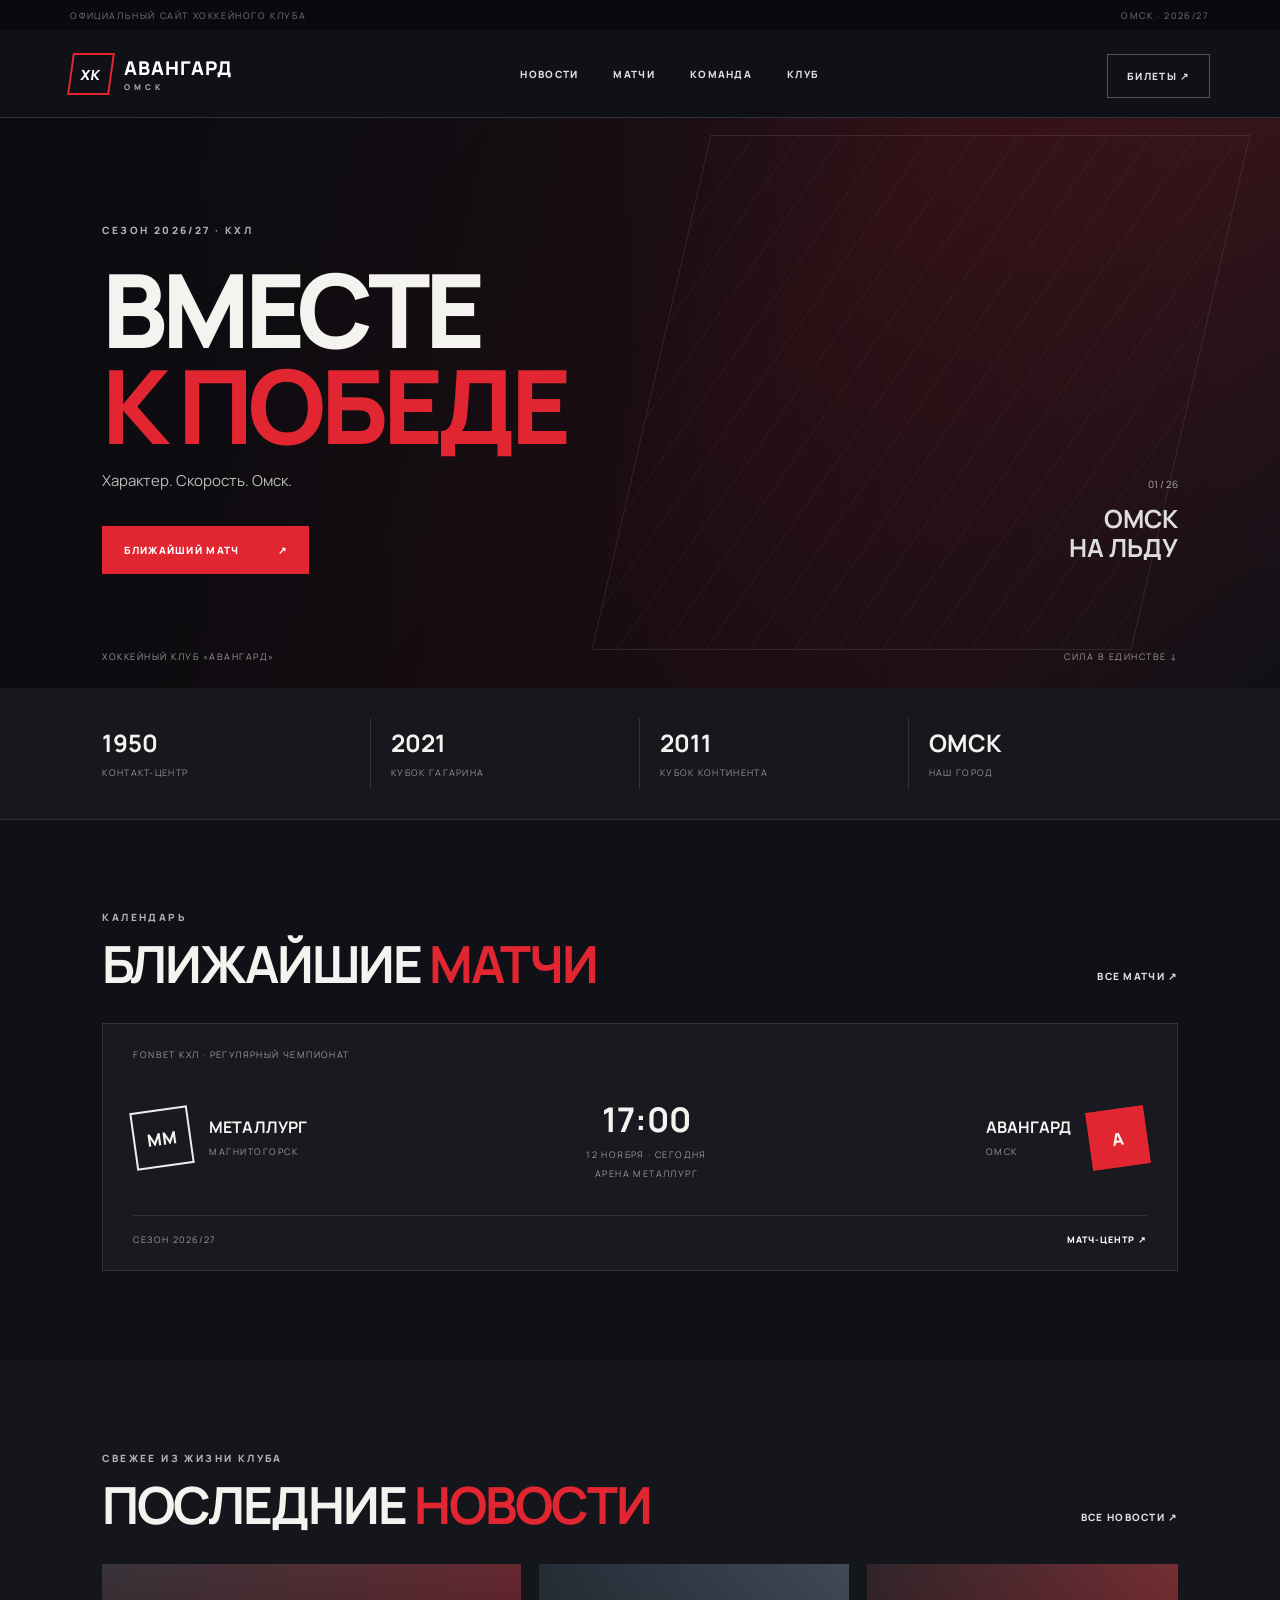
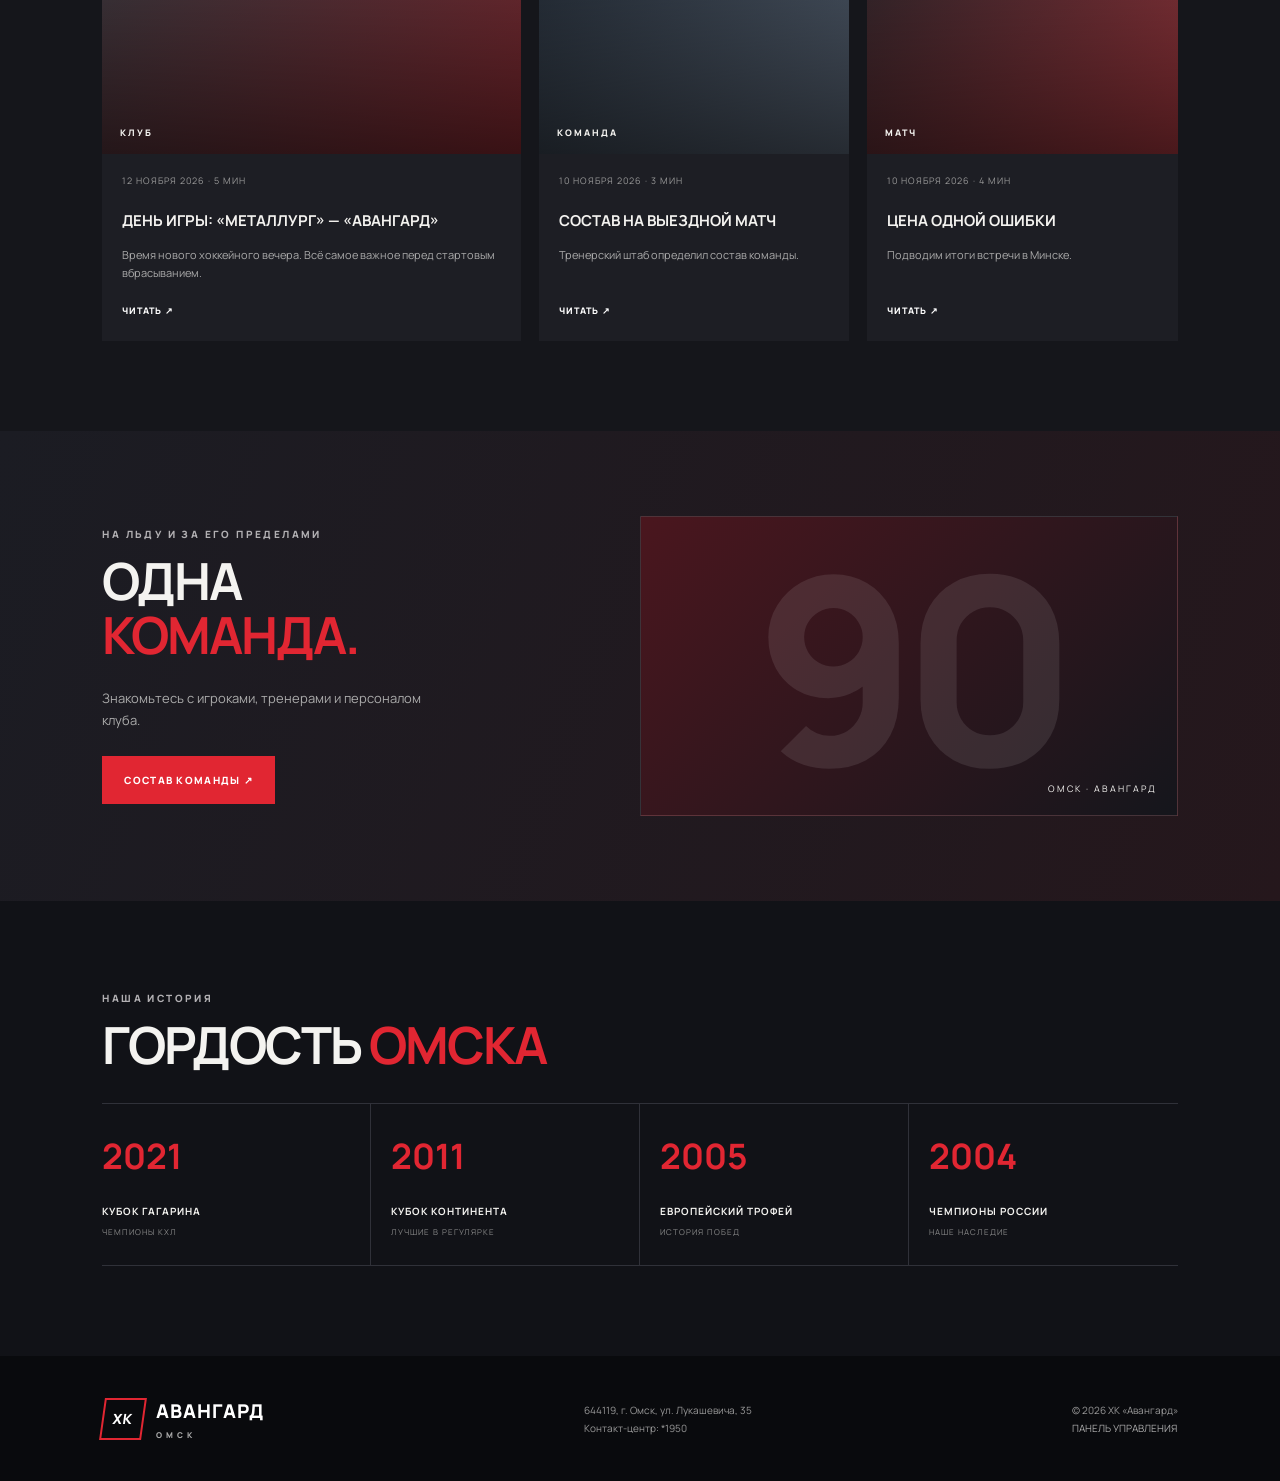
<file: index.html>
<!doctype html>
<html lang="ru">
<head>
  <meta charset="utf-8">
  <meta name="viewport" content="width=device-width,initial-scale=1">
  <meta name="theme-color" content="#101116">
  <title>ХК Авангард — HAWK</title>
  <link rel="preconnect" href="https://fonts.googleapis.com">
  <link href="https://fonts.googleapis.com/css2?family=Manrope:wght@400;500;600;700;800&display=swap" rel="stylesheet">
  <link rel="stylesheet" href="style.css">
</head>
<body>
  <div class="topline">
    <span>ОФИЦИАЛЬНЫЙ САЙТ ХОККЕЙНОГО КЛУБА</span>
    <span>ОМСК · 2026/27</span>
  </div>

  <header class="header">
    <a class="brand" href="#">
      <span class="brand-mark">ХК</span>
      <span>АВАНГАРД<small>ОМСК</small></span>
    </a>
    <nav>
      <a href="#news">НОВОСТИ</a>
      <a href="#matches">МАТЧИ</a>
      <a href="#team">КОМАНДА</a>
      <a href="#club">КЛУБ</a>
    </nav>
    <div class="head-actions">
      <a class="ticket" href="#matches">БИЛЕТЫ ↗</a>
      <button class="menu-toggle" aria-label="Меню">☰</button>
    </div>
  </header>

  <main>
    <section class="hero">
      <div class="hero-copy">
        <div class="eyebrow">СЕЗОН 2026/27 · КХЛ</div>
        <h1>ВМЕСТЕ<br><em>К ПОБЕДЕ</em></h1>
        <p>Характер. Скорость. Омск.</p>
        <a class="primary-btn" href="#matches">
          БЛИЖАЙШИЙ МАТЧ <span>↗</span>
        </a>
      </div>
      <div class="hero-side">
        <span>01 / 26</span>
        <b>ОМСК<br>НА ЛЬДУ</b>
      </div>
      <div class="hero-bottom">
        <span>ХОККЕЙНЫЙ КЛУБ «АВАНГАРД»</span>
        <span>СИЛА В ЕДИНСТВЕ ↓</span>
      </div>
    </section>

    <section class="quick-stats">
      <div><b>1950</b><span>КОНТАКТ-ЦЕНТР</span></div>
      <div><b>2021</b><span>КУБОК ГАГАРИНА</span></div>
      <div><b>2011</b><span>КУБОК КОНТИНЕНТА</span></div>
      <div><b>ОМСК</b><span>НАШ ГОРОД</span></div>
    </section>

    <section class="section" id="matches">
      <div class="section-head">
        <div>
          <div class="eyebrow">КАЛЕНДАРЬ</div>
          <h2>БЛИЖАЙШИЕ <em>МАТЧИ</em></h2>
        </div>
        <a class="text-link" href="#">ВСЕ МАТЧИ ↗</a>
      </div>

      <article class="match-card">
        <div class="match-label">FONBET КХЛ · РЕГУЛЯРНЫЙ ЧЕМПИОНАТ</div>
        <div class="match-row">
          <div class="club">
            <div class="crest">ММ</div>
            <div>
              <b>МЕТАЛЛУРГ</b>
              <small>МАГНИТОГОРСК</small>
            </div>
          </div>

          <div class="match-time">
            <strong>17:00</strong>
            <span>12 НОЯБРЯ · СЕГОДНЯ</span>
            <i>АРЕНА МЕТАЛЛУРГ</i>
          </div>

          <div class="club right">
            <div>
              <b>АВАНГАРД</b>
              <small>ОМСК</small>
            </div>
            <div class="crest red">А</div>
          </div>
        </div>
        <div class="match-footer">
          <span>СЕЗОН 2026/27</span>
          <a href="#">МАТЧ-ЦЕНТР ↗</a>
        </div>
      </article>
    </section>

    <section class="section news-section" id="news">
      <div class="section-head">
        <div>
          <div class="eyebrow">СВЕЖЕЕ ИЗ ЖИЗНИ КЛУБА</div>
          <h2>ПОСЛЕДНИЕ <em>НОВОСТИ</em></h2>
        </div>
        <a class="text-link" href="#">ВСЕ НОВОСТИ ↗</a>
      </div>

      <div class="news-grid">
        <article class="news-card featured">
          <div class="news-photo photo-one"><span>КЛУБ</span></div>
          <div class="news-meta">12 НОЯБРЯ 2026 · 5 МИН</div>
          <h3>ДЕНЬ ИГРЫ: «МЕТАЛЛУРГ» — «АВАНГАРД»</h3>
          <p>Время нового хоккейного вечера. Всё самое важное перед стартовым вбрасыванием.</p>
          <a href="#">ЧИТАТЬ ↗</a>
        </article>

        <article class="news-card">
          <div class="news-photo photo-two"><span>КОМАНДА</span></div>
          <div class="news-meta">10 НОЯБРЯ 2026 · 3 МИН</div>
          <h3>СОСТАВ НА ВЫЕЗДНОЙ МАТЧ</h3>
          <p>Тренерский штаб определил состав команды.</p>
          <a href="#">ЧИТАТЬ ↗</a>
        </article>

        <article class="news-card">
          <div class="news-photo photo-three"><span>МАТЧ</span></div>
          <div class="news-meta">10 НОЯБРЯ 2026 · 4 МИН</div>
          <h3>ЦЕНА ОДНОЙ ОШИБКИ</h3>
          <p>Подводим итоги встречи в Минске.</p>
          <a href="#">ЧИТАТЬ ↗</a>
        </article>
      </div>
    </section>

    <section class="team-band" id="team">
      <div>
        <div class="eyebrow">НА ЛЬДУ И ЗА ЕГО ПРЕДЕЛАМИ</div>
        <h2>ОДНА<br><em>КОМАНДА.</em></h2>
        <p>Знакомьтесь с игроками, тренерами и персоналом клуба.</p>
        <a class="primary-btn" href="#">СОСТАВ КОМАНДЫ ↗</a>
      </div>
      <div class="team-art">
        <div class="giant-number">90</div>
        <span>ОМСК · АВАНГАРД</span>
      </div>
    </section>

    <section class="section achievements" id="club">
      <div class="section-head">
        <div>
          <div class="eyebrow">НАША ИСТОРИЯ</div>
          <h2>ГОРДОСТЬ <em>ОМСКА</em></h2>
        </div>
      </div>

      <div class="trophies">
        <div>
          <b>2021</b>
          <strong>КУБОК ГАГАРИНА</strong>
          <span>ЧЕМПИОНЫ КХЛ</span>
        </div>
        <div>
          <b>2011</b>
          <strong>КУБОК КОНТИНЕНТА</strong>
          <span>ЛУЧШИЕ В РЕГУЛЯРКЕ</span>
        </div>
        <div>
          <b>2005</b>
          <strong>ЕВРОПЕЙСКИЙ ТРОФЕЙ</strong>
          <span>ИСТОРИЯ ПОБЕД</span>
        </div>
        <div>
          <b>2004</b>
          <strong>ЧЕМПИОНЫ РОССИИ</strong>
          <span>НАШЕ НАСЛЕДИЕ</span>
        </div>
      </div>
    </section>
  </main>

  <footer>
    <a class="brand" href="#">
      <span class="brand-mark">ХК</span>
      <span>АВАНГАРД<small>ОМСК</small></span>
    </a>
    <div>644119, г. Омск, ул. Лукашевича, 35<br>Контакт-центр: *1950</div>
    <div>© 2026 ХК «Авангард»<br><a href="admin.html">ПАНЕЛЬ УПРАВЛЕНИЯ</a></div>
  </footer>

  <script src="app.js"></script>
</body>
</html>
</file>
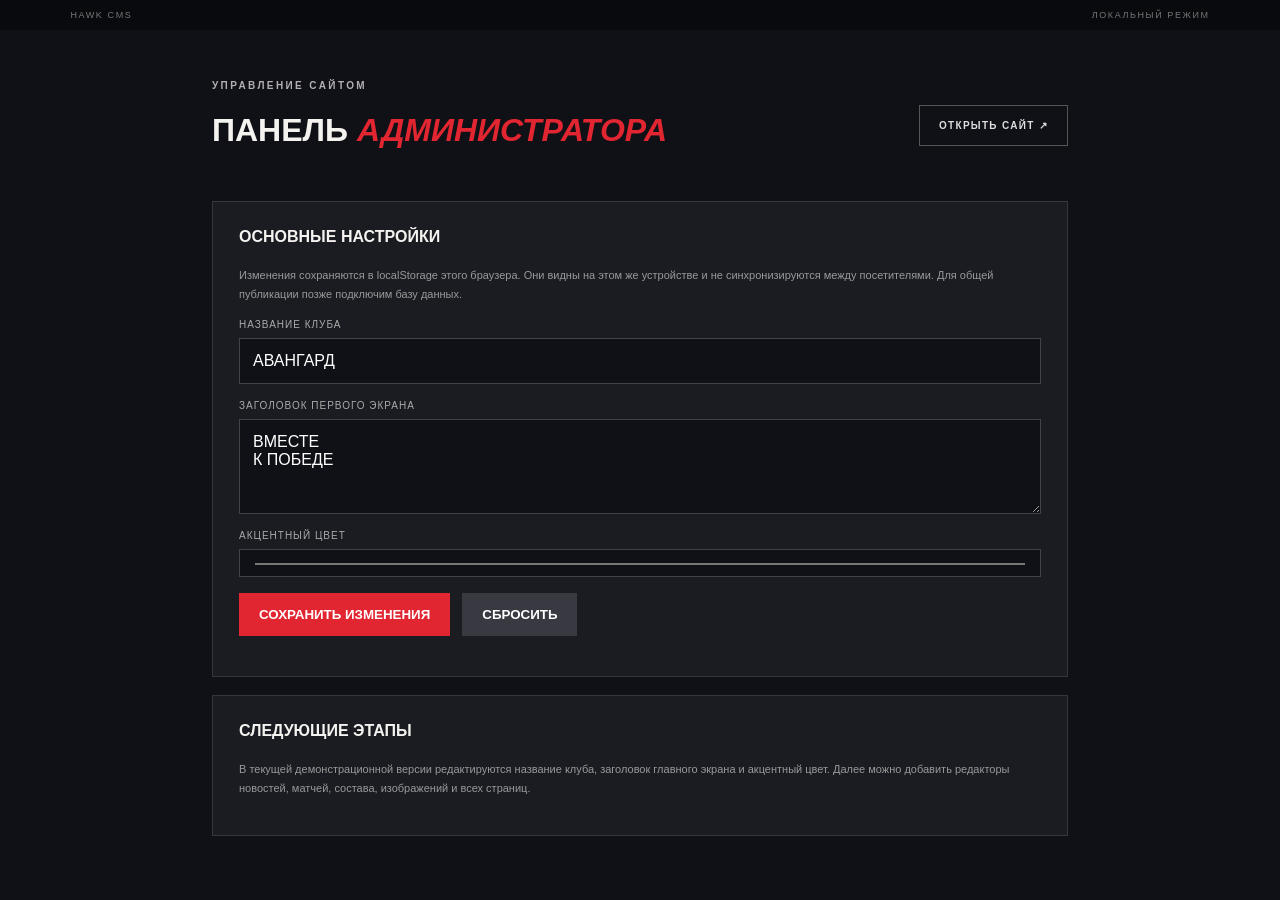
<file: admin.html>
<!doctype html>
<html lang="ru">
<head>
  <meta charset="utf-8">
  <meta name="viewport" content="width=device-width,initial-scale=1">
  <title>HAWK CMS — Панель управления</title>
  <link rel="stylesheet" href="style.css">

  <style>
    body { min-height: 100vh; }

    .admin-wrap {
      max-width: 900px;
      margin: 50px auto;
      padding: 0 22px;
    }

    .admin-top {
      display: flex;
      justify-content: space-between;
      align-items: center;
      margin-bottom: 30px;
    }

    .admin-top h1 { font-size: 32px; }

    .admin-card {
      background: #1b1c22;
      border: 1px solid #34353d;
      padding: 26px;
      margin: 18px 0;
    }

    .admin-card h2 {
      font-size: 16px;
      margin: 0 0 20px;
    }

    .field {
      display: grid;
      gap: 8px;
      margin: 16px 0;
    }

    .field label {
      font-size: 10px;
      letter-spacing: 1px;
      color: #aaa;
    }

    .field input, .field textarea {
      width: 100%;
      background: #101116;
      border: 1px solid #41424a;
      color: #fff;
      padding: 13px;
      font: inherit;
    }

    .field textarea {
      min-height: 95px;
      resize: vertical;
    }

    .admin-actions {
      display: flex;
      gap: 12px;
      flex-wrap: wrap;
    }

    .admin-actions button {
      border: 0;
      background: var(--accent);
      color: white;
      padding: 14px 20px;
      font-weight: 800;
      cursor: pointer;
    }

    .admin-actions .secondary {
      background: #383941;
    }

    .hint {
      font-size: 11px;
      color: #999;
      line-height: 1.7;
    }

    .status {
      color: #8dd8a0;
      font-size: 12px;
      margin-top: 14px;
    }

    @media(max-width: 600px) {
      .admin-top {
        align-items: start;
        gap: 12px;
        flex-direction: column;
      }

      .admin-card { padding: 18px; }
    }
  </style>
</head>

<body>
  <div class="topline">
    <span>HAWK CMS</span>
    <span>ЛОКАЛЬНЫЙ РЕЖИМ</span>
  </div>

  <div class="admin-wrap">
    <div class="admin-top">
      <div>
        <div class="eyebrow">УПРАВЛЕНИЕ САЙТОМ</div>
        <h1>
          ПАНЕЛЬ
          <em style="color:var(--accent)">АДМИНИСТРАТОРА</em>
        </h1>
      </div>

      <a class="ticket" href="index.html">
        ОТКРЫТЬ САЙТ ↗
      </a>
    </div>

    <div class="admin-card">
      <h2>ОСНОВНЫЕ НАСТРОЙКИ</h2>

      <p class="hint">
        Изменения сохраняются в localStorage этого браузера.
        Они видны на этом же устройстве и не синхронизируются
        между посетителями. Для общей публикации позже подключим базу данных.
      </p>

      <div class="field">
        <label>НАЗВАНИЕ КЛУБА</label>
        <input id="club" value="АВАНГАРД">
      </div>

      <div class="field">
        <label>ЗАГОЛОВОК ПЕРВОГО ЭКРАНА</label>
        <textarea id="title">ВМЕСТЕ
К ПОБЕДЕ</textarea>
      </div>

      <div class="field">
        <label>АКЦЕНТНЫЙ ЦВЕТ</label>
        <input id="accent" type="color" value="#e12632">
      </div>

      <div class="admin-actions">
        <button id="save">СОХРАНИТЬ ИЗМЕНЕНИЯ</button>
        <button class="secondary" id="reset">СБРОСИТЬ</button>
      </div>

      <div class="status" id="status"></div>
    </div>

    <div class="admin-card">
      <h2>СЛЕДУЮЩИЕ ЭТАПЫ</h2>
      <p class="hint">
        В текущей демонстрационной версии редактируются
        название клуба, заголовок главного экрана и акцентный цвет.
        Далее можно добавить редакторы новостей, матчей, состава,
        изображений и всех страниц.
      </p>
    </div>
  </div>

  <script src="admin.js"></script>
</body>
</html>
</file>
<file: style.css>
:root {
  --bg: #101116;
  --panel: #191a20;
  --text: #f4f3f0;
  --muted: #96969e;
  --accent: #e12632;
  --line: #303139;
}

* { box-sizing: border-box; }

html { scroll-behavior: smooth; }

body {
  margin: 0;
  background: var(--bg);
  color: var(--text);
  font-family: Manrope, Arial, sans-serif;
}

.topline {
  height: 30px;
  padding: 0 5.5%;
  display: flex;
  justify-content: space-between;
  align-items: center;
  background: #090a0d;
  color: #777;
  font-size: 9px;
  letter-spacing: 1.6px;
}

.header {
  height: 88px;
  padding: 0 5.5%;
  display: flex;
  align-items: center;
  justify-content: space-between;
  border-bottom: 1px solid var(--line);
  position: relative;
  z-index: 5;
  background: #101116;
}

.brand {
  display: flex;
  gap: 12px;
  align-items: center;
  text-decoration: none;
  color: white;
  font-weight: 900;
  letter-spacing: 1px;
  font-size: 19px;
}

.brand small {
  display: block;
  font-size: 8px;
  color: #aaa;
  letter-spacing: 4px;
}

.brand-mark {
  width: 42px;
  height: 42px;
  border: 2px solid var(--accent);
  display: grid;
  place-items: center;
  font-size: 14px;
  transform: skew(-8deg);
}

nav { display: flex; gap: 35px; }

nav a, .ticket, .text-link {
  font-size: 10px;
  letter-spacing: 1.3px;
  font-weight: 800;
  text-decoration: none;
  color: #ddd;
}

.ticket {
  border: 1px solid #555;
  padding: 14px 19px;
}

.menu-toggle {
  display: none;
  background: none;
  color: white;
  border: 0;
  font-size: 23px;
}

.hero {
  min-height: 570px;
  position: relative;
  overflow: hidden;
  padding: 105px 8% 75px;
  background:
    linear-gradient(90deg, rgba(9,10,14,.97), rgba(9,10,14,.78) 48%, rgba(9,10,14,.18)),
    linear-gradient(130deg, #27232a, #5b1820 55%, #121218);
}

.hero:after {
  content: "";
  position: absolute;
  right: 7%;
  top: 3%;
  width: 42%;
  height: 90%;
  border: 1px solid #ffffff18;
  transform: skew(-13deg);
  background: repeating-linear-gradient(
    115deg, transparent 0 38px, #ffffff08 39px 40px
  );
}

.hero-copy { position: relative; z-index: 1; }

.eyebrow {
  font-size: 10px;
  letter-spacing: 2.4px;
  color: #b2b0b3;
  font-weight: 800;
}

.hero h1 {
  font-size: clamp(54px, 8vw, 108px);
  line-height: .94;
  letter-spacing: -5px;
  margin: 24px 0 16px;
  font-weight: 900;
}

.hero h1 em, h2 em {
  font-style: normal;
  color: var(--accent);
}

.hero-copy p {
  color: #bbb;
  font-size: 15px;
  margin-bottom: 35px;
}

.primary-btn {
  display: inline-flex;
  gap: 38px;
  align-items: center;
  padding: 17px 22px;
  background: var(--accent);
  color: white;
  text-decoration: none;
  font-size: 10px;
  font-weight: 900;
  letter-spacing: 1.3px;
}

.hero-side {
  position: absolute;
  right: 8%;
  bottom: 22%;
  z-index: 1;
  display: grid;
  gap: 14px;
  text-align: right;
  color: #ddd;
}

.hero-side span { font-size: 10px; color: #aaa; }
.hero-side b { font-size: 25px; line-height: 1.15; }

.hero-bottom {
  position: absolute;
  bottom: 25px;
  left: 8%;
  right: 8%;
  display: flex;
  justify-content: space-between;
  color: #999;
  font-size: 9px;
  letter-spacing: 1.5px;
  z-index: 1;
}

.quick-stats {
  display: grid;
  grid-template-columns: repeat(4, 1fr);
  padding: 30px 8%;
  background: #17181e;
  border-bottom: 1px solid var(--line);
}

.quick-stats div {
  padding: 8px 20px;
  border-right: 1px solid var(--line);
}

.quick-stats div:first-child { padding-left: 0; }
.quick-stats div:last-child { border: 0; }

.quick-stats b { display: block; font-size: 24px; }

.quick-stats span {
  font-size: 9px;
  color: #92929a;
  letter-spacing: 1.3px;
}

.section { padding: 90px 8%; }

.section-head {
  display: flex;
  justify-content: space-between;
  align-items: end;
  margin-bottom: 32px;
}

.section h2, .team-band h2 {
  font-size: clamp(32px, 4vw, 53px);
  letter-spacing: -2px;
  line-height: 1.05;
  margin: 13px 0 0;
}

.text-link { padding-bottom: 8px; }

.match-card {
  background: var(--panel);
  border: 1px solid var(--line);
  padding: 24px 30px;
}

.match-label, .match-footer, .match-time span, .match-time i {
  font-size: 9px;
  letter-spacing: 1.4px;
  color: #999;
}

.match-row {
  display: flex;
  justify-content: space-between;
  align-items: center;
  padding: 35px 0;
}

.club { display: flex; align-items: center; gap: 18px; }
.club b { display: block; font-size: 16px; }
.club small { font-size: 9px; color: #999; letter-spacing: 1.5px; }

.crest {
  width: 58px;
  height: 58px;
  border: 2px solid #eee;
  display: grid;
  place-items: center;
  font-weight: 900;
  font-size: 17px;
  transform: rotate(-8deg);
}

.crest.red {
  background: var(--accent);
  border-color: var(--accent);
}

.match-time { text-align: center; display: grid; gap: 6px; }
.match-time strong { font-size: 34px; }
.match-time i { font-style: normal; }

.match-footer {
  display: flex;
  justify-content: space-between;
  border-top: 1px solid var(--line);
  padding-top: 17px;
}

.match-footer a, .news-card>a {
  color: white;
  text-decoration: none;
  font-size: 9px;
  font-weight: 900;
  letter-spacing: 1px;
}

.news-section { background: #15161b; }

.news-grid {
  display: grid;
  grid-template-columns: 1.35fr 1fr 1fr;
  gap: 18px;
}

.news-card { background: #1d1e24; padding-bottom: 22px; }

.news-photo {
  height: 190px;
  position: relative;
  background: linear-gradient(135deg, #38343a, #7a252c);
}

.news-photo:after {
  content: "";
  position: absolute;
  inset: 0;
  background: linear-gradient(0deg, #0008, transparent);
}

.photo-two { background: linear-gradient(135deg, #242c36, #515c6b); }
.photo-three { background: linear-gradient(135deg, #30252a, #9c343b); }

.news-photo span {
  position: absolute;
  bottom: 15px;
  left: 18px;
  z-index: 1;
  font-size: 9px;
  letter-spacing: 2px;
  font-weight: 900;
}

.news-meta {
  font-size: 9px;
  color: #999;
  letter-spacing: 1px;
  padding: 20px 20px 8px;
}

.news-card h3, .news-card p, .news-card>a {
  margin-left: 20px;
  margin-right: 20px;
}

.news-card h3 { font-size: 15px; line-height: 1.4; }

.news-card p {
  font-size: 11px;
  line-height: 1.7;
  color: #aaa;
  min-height: 40px;
}

.team-band {
  padding: 85px 8%;
  display: grid;
  grid-template-columns: 1fr 1fr;
  align-items: center;
  background: linear-gradient(110deg, #1b1c23, #25171c);
}

.team-band p {
  max-width: 340px;
  color: #aaa;
  font-size: 13px;
  line-height: 1.7;
  margin: 25px 0;
}

.team-art {
  height: 300px;
  display: grid;
  place-items: center;
  position: relative;
  overflow: hidden;
  background: linear-gradient(135deg, #4a161e, #15161c);
  border: 1px solid #ffffff20;
}

.giant-number {
  font-size: clamp(130px, 22vw, 260px);
  font-weight: 900;
  line-height: 1;
  color: #ffffff18;
  letter-spacing: -15px;
}

.team-art span {
  position: absolute;
  bottom: 20px;
  right: 20px;
  font-size: 9px;
  letter-spacing: 2px;
}

.achievements { background: #111217; }

.trophies {
  display: grid;
  grid-template-columns: repeat(4, 1fr);
  border-top: 1px solid var(--line);
  border-bottom: 1px solid var(--line);
}

.trophies div {
  padding: 28px 20px;
  border-right: 1px solid var(--line);
}

.trophies div:first-child { padding-left: 0; }
.trophies div:last-child { border: 0; }

.trophies b {
  display: block;
  font-size: 35px;
  color: var(--accent);
  margin-bottom: 24px;
}

.trophies strong, .trophies span {
  display: block;
  font-size: 10px;
  letter-spacing: 1px;
}

.trophies span {
  color: #888;
  margin-top: 8px;
  font-size: 8px;
}

footer {
  padding: 38px 8%;
  display: flex;
  align-items: center;
  justify-content: space-between;
  gap: 25px;
  background: #090a0d;
  color: #999;
  font-size: 10px;
  line-height: 1.8;
}

footer a { color: #aaa; text-decoration: none; }
footer .brand { color: white; }

@media (max-width: 760px) {
  .topline { font-size: 7px; padding: 0 5%; }
  .header { height: 72px; padding: 0 5%; }
  nav {
    display: none;
    position: absolute;
    top: 72px;
    left: 0;
    right: 0;
    background: #111217;
    padding: 24px;
    flex-direction: column;
    gap: 22px;
    border-bottom: 1px solid var(--line);
  }
  nav.open { display: flex; }
  .ticket { display: none; }
  .menu-toggle { display: block; }
  .hero { min-height: 510px; padding: 90px 7% 70px; }
  .hero h1 { letter-spacing: -3px; }
  .hero:after { right: -20%; width: 70%; }
  .hero-side { right: 7%; bottom: 22%; opacity: .6; }
  .quick-stats { grid-template-columns: repeat(2, 1fr); padding: 20px 5%; }
  .quick-stats div { padding: 12px; border-bottom: 1px solid var(--line); }
  .quick-stats div:nth-child(2) { border-right: 0; }
  .quick-stats div:nth-child(3), .quick-stats div:nth-child(4) { border-bottom: 0; }
  .section { padding: 65px 5%; }
  .section-head { align-items: start; gap: 18px; }
  .section-head .text-link { font-size: 8px; white-space: nowrap; }
  .match-card { padding: 18px 14px; }
  .match-row { gap: 8px; }
  .club { gap: 8px; }
  .club b { font-size: 10px; }
  .club small { font-size: 7px; }
  .crest { width: 38px; height: 38px; font-size: 12px; }
  .match-time strong { font-size: 25px; }
  .match-time span, .match-time i { font-size: 7px; }
  .news-grid { grid-template-columns: 1fr; }
  .news-photo { height: 210px; }
  .team-band { padding: 65px 5%; grid-template-columns: 1fr; gap: 30px; }
  .team-art { height: 220px; }
  .trophies { grid-template-columns: repeat(2, 1fr); }
  .trophies div { padding: 20px 12px; border-bottom: 1px solid var(--line); }
  .trophies div:nth-child(2) { border-right: 0; }
  .trophies div:nth-child(3) { padding-left: 0; }
  .trophies div:nth-child(3), .trophies div:nth-child(4) { border-bottom: 0; }
  footer { padding: 32px 5%; flex-wrap: wrap; }
  footer>div { width: 100%; }
}
</file>
